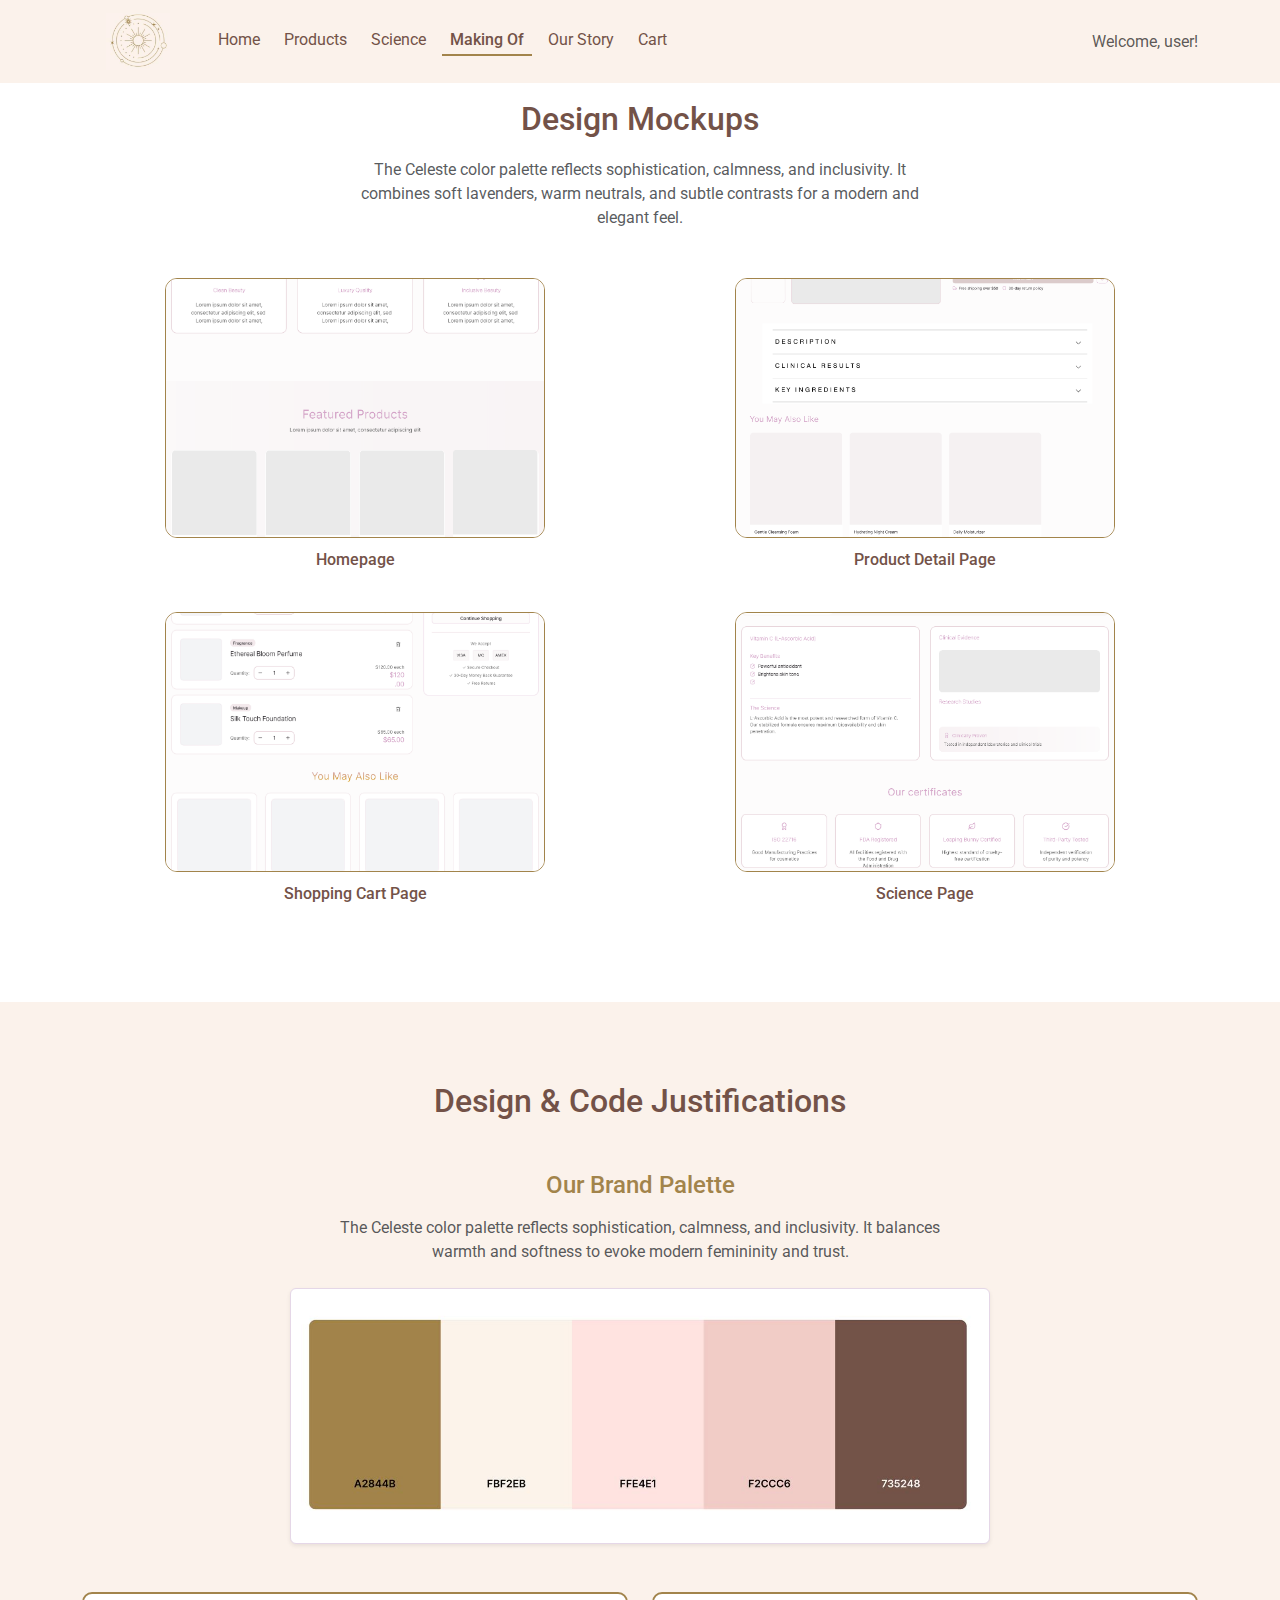
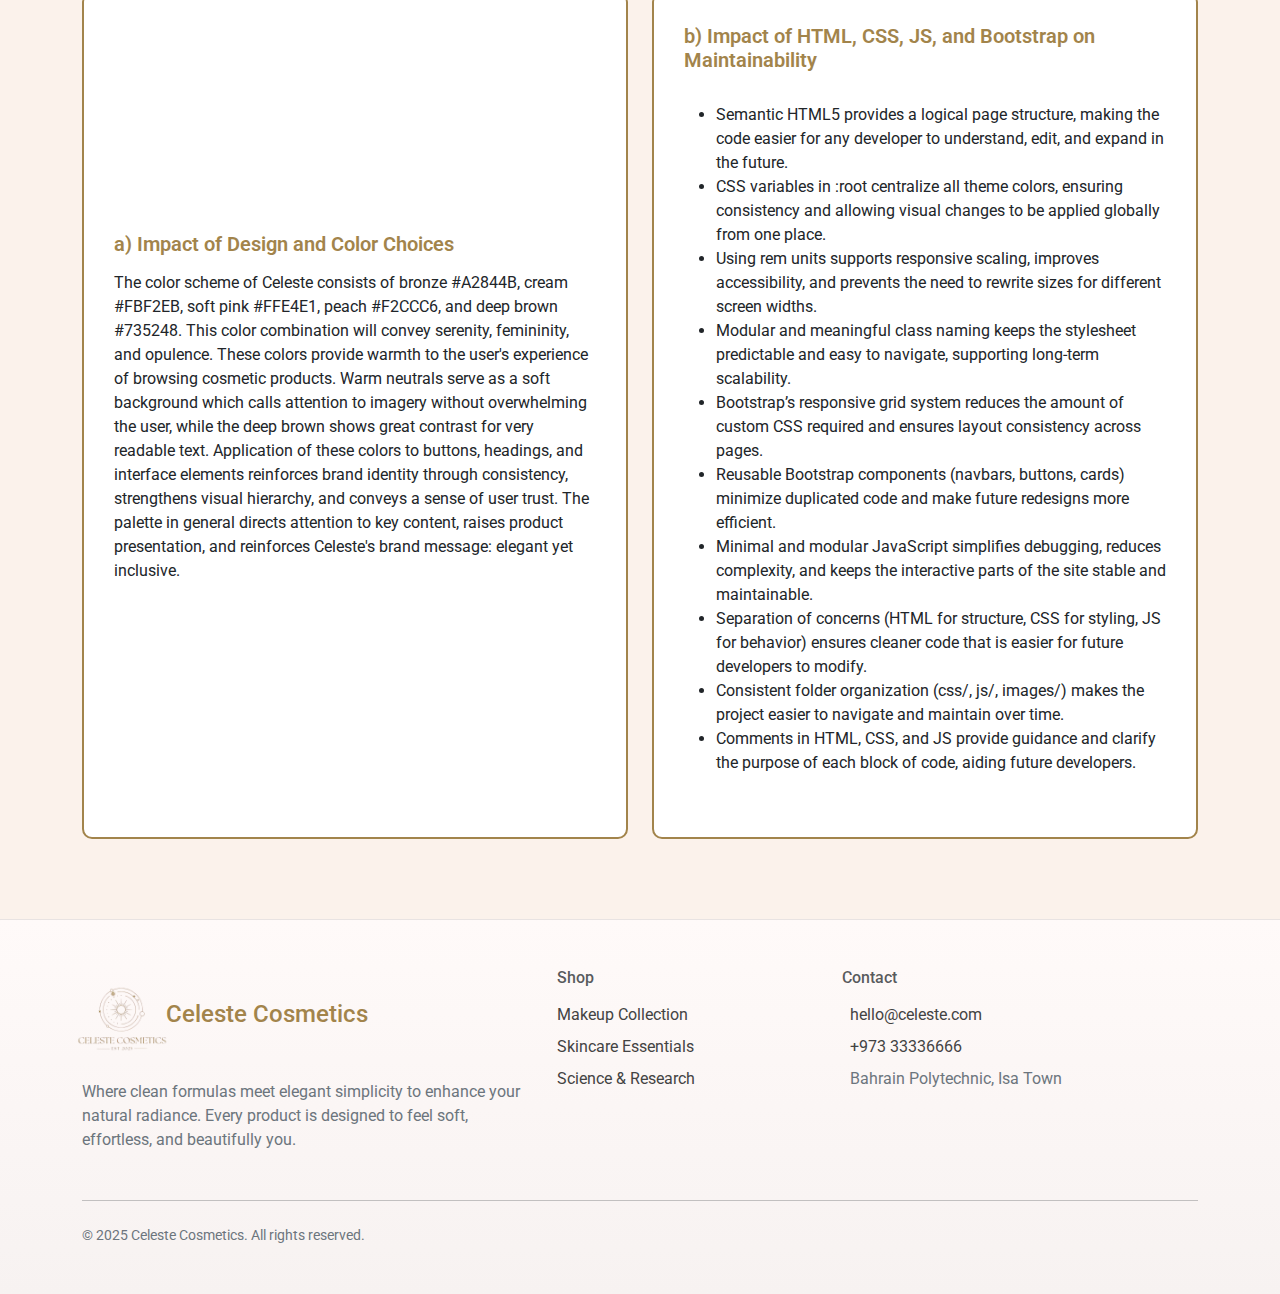
<file: making-of.html>
<!DOCTYPE html>
<html lang="en">

<head>
  <meta charset="utf-8" />
  <meta name="viewport" content="width=device-width, initial-scale=1" />
  <title>Celeste</title>
  <!-- Bootstrap CSS -->
  <link href="https://cdn.jsdelivr.net/npm/bootstrap@5.3.3/dist/css/bootstrap.min.css" rel="stylesheet" />
  <!-- Fonts -->
  <link rel="preconnect" href="https://fonts.googleapis.com" />
  <link rel="preconnect" href="https://fonts.gstatic.com" crossorigin />
  <link rel="preconnect" href="https://fonts.googleapis.com" />
  <link rel="preconnect" href="https://fonts.gstatic.com" crossorigin />
  <link href="https://fonts.googleapis.com/css2?family=Roboto:ital,wght@0,100..900;1,100..900&display=swap"
    rel="stylesheet" />
  <!-- Favicons -->
  <link rel="apple-touch-icon" sizes="180x180" href="/images/apple-touch-icon.png">
  <link rel="icon" type="image/png" sizes="32x32" href="/images/favicon-32x32.png">
  <link rel="icon" type="image/png" sizes="16x16" href="/images/favicon-16x16.png">
  <!-- Bootstrap JS -->
  <script src="https://cdn.jsdelivr.net/npm/bootstrap@5.3.3/dist/js/bootstrap.bundle.min.js" defer></script>

  <style>
    /*
           #A2844B — bronze

           #FBF2EB — cream

           #FFE4E1 — pink

           #F2CCC6 — peach

           #735248 — brown
            */

    /* To override bootstrap colours */
    :root {
      --bronze: #a2844b;
      --cream: #fbf2eb;
      --pink: #ffe4e1;
      --peach: #f2ccc6;
      --brown: #735248;
    }

    body {
      font-family: 'Roboto', sans-serif !important;
    }

    /* ---------- Navbar ---------- */

    .navbar {
      position: fixed;
      top: 0;
      left: 0;
      right: 0;
      z-index: 100000;
      /* over the hero image */
      background: var(--cream);
    }

    .logo {
      width: 4rem;
    }

    .navbar .nav-link {
      margin-top: -0.5rem;
      color: var(--brown);
      background-image: linear-gradient(var(--bronze), var(--bronze));
      background-repeat: no-repeat;
      background-position: 50% 100%;
      /* underlining the navbar */
      background-size: 0 2px;
      transition: background-size 0.2s ease;
      padding-bottom: 0.25rem;
    }

    .navbar .nav-link:hover,
    .navbar .nav-link:focus,
    .navbar .nav-link.active {
      background-size: 100% 2px;
      color: var(--brown);
      font-weight: 500;
    }

    .btn-brand {
      background: var(--bronze);
      color: var(--cream);
      border-color: var(--bronze);
    }

    .btn-brand:hover {
      background-color: var(--brown);
    }

    /* ---------- Footer ---------- */

    .logo-footer {
      width: 7rem;
      display: flex;
      justify-content: flex-start;
      flex-direction: row;
      margin-left: -16px;
    }

    footer h4 {
      color: var(--bronze);
      display: flex;
      justify-content: center;
      align-items: center;
      text-align: center;
      margin-left: -16px;
    }

    .d-flex.align-items-center {
      gap: 0rem;
    }

    .footer-gloss {
      background: linear-gradient(180deg,
          rgba(255, 255, 255, 0.8),
          rgba(245, 245, 245, 0.8));
      backdrop-filter: blur(6px);
      border-top: 1px solid rgba(0, 0, 0, 0.06);
    }

    .footer-link {
      color: #434343;
      text-decoration: none;
    }

    .footer-link:hover {
      color: #353434;
      text-decoration: underline;
    }

    .footer-bg {
      background-color: #ffe4e1;
    }

    /* ------- Mockups section --------- */

    .mockups-section {
      text-align: center;
      padding: 100px 0 80px;
    }

    .mockups-section h2 {
      color: var(--brown);
      margin-bottom: 20px;
    }

    .mockup-box {
      width: 100%;
      max-width: 380px;
      height: 260px;
      border: 1px solid var(--bronze);
      border-radius: 12px;
      background-color: #fff;
      display: flex;
      align-items: center;
      justify-content: center;
      overflow: hidden;
      transition: transform 0.2s ease;
    }

    .mockup-box:hover {
      transform: translateY(-3px);
      box-shadow: 0 4px 15px rgba(0, 0, 0, 0.05);
    }

    .mockup-box img {
      width: 100%;
      object-fit: contain;
    }

    .mockup-caption {
      color: var(--brown);
      font-weight: 500;
      margin-top: 10px;
    }

    /* ------- Justifications Section ------- */
    .justification-section {
      padding: 80px 0;
      background-color: var(--cream);
    }

    .justification-section h2 {
      text-align: center;
      color: var(--brown);
      margin-bottom: 50px;
    }

    .brand-palette img {
      max-width: 700px;
      border: 1px solid #e5d7e7;
      border-radius: 12px;
      background-color: #fff;
      padding: 10px;
    }

    .justification-card {
      background-color: #fff;
      border: 2px solid var(--bronze);
      border-radius: 10px;
      padding: 30px;
      display: flex;
      flex-direction: column;
      justify-content: center;
      height: 100%;
      transition: box-shadow 0.2s ease;
    }



    .justification-card h5 {
      color: var(--bronze);
      font-weight: 600;
      margin-bottom: 15px;
    }
  </style>
  <!-- JS files -->
  <script src="./js/bootstrap.min.js" defer></script>
</head>

<body>
  <!-- Navbar: copy paste this in all pages-->
  <nav class="navbar navbar-expand-lg navbar">
    <div class="container">
      <a class="navbar-brand px-4" href="index.html"><img src="images/logo-without-name.png" alt="Logo"
          class="logo" /></a>
      <button class="navbar-toggler" type="button" data-bs-toggle="collapse" data-bs-target="#nav">
        <span class="navbar-toggler-icon"></span>
      </button>
      <div id="nav" class="collapse navbar-collapse">
        <ul class="navbar-nav me-auto mb-2 mb-lg-0 gap-2">
          <li class="nav-item">
            <a class="nav-link" href="index.html">Home</a>
          </li>
          <li class="nav-item">
            <a class="nav-link" href="index.html#products">Products</a>
          </li>
          <li class="nav-item">
            <a class="nav-link" href="science.html">Science</a>
          </li>
          <li class="nav-item">
            <a class="nav-link active" href="making-of.html">Making Of</a>
          </li>
          <li class="nav-item">
            <a class="nav-link" href="our-story.html">Our Story</a>
          </li>
          <li class="nav-item">
            <a class="nav-link" href="cart.html">Cart</a>
          </li>
        </ul>

        <span class="navbar-text" id="user-name">Welcome, user</span>
      </div>
    </div>
  </nav>

  <!-- Mockups -->
  <section class="mockups-section">
    <h2>Design Mockups</h2>
    <p class="text-muted mb-5" style="max-width: 600px; margin: 0 auto">
      The Celeste color palette reflects sophistication, calmness, and
      inclusivity. It combines soft lavenders, warm neutrals, and subtle
      contrasts for a modern and elegant feel.
    </p>

    <div class="container">
      <div class="row g-4 justify-content-center">
        <div class="col-md-6 d-flex flex-column align-items-center">
          <div class="mockup-box">
            <a href="images/homepage-mockup.png" target="_blank">
              <img src="images/homepage-mockup.png" alt="Homepage Mockup" />
            </a>
          </div>
          <p class="mockup-caption">Homepage</p>
        </div>

        <div class="col-md-6 d-flex flex-column align-items-center">
          <div class="mockup-box">
            <a href="images/productdetail-mockup.png" target="_blank">
              <img src="images/productdetail-mockup.png" alt="Product Detail Mockup" />
            </a>
          </div>
          <p class="mockup-caption">Product Detail Page</p>
        </div>

        <div class="col-md-6 d-flex flex-column align-items-center">
          <div class="mockup-box">
            <a href="images/shoppingcart-mockup.png" target="_blank">
              <img src="images/shoppingcart-mockup.png" alt="Shopping Cart Mockup" />
            </a>
          </div>
          <p class="mockup-caption">Shopping Cart Page</p>
        </div>

        <div class="col-md-6 d-flex flex-column align-items-center">
          <div class="mockup-box">
            <a href="images/science-mockup.png" target="_blank">
              <img src="images/science-mockup.png" alt="Science Page Mockup" />
            </a>
          </div>
          <p class="mockup-caption">Science Page</p>
        </div>
      </div>
    </div>
  </section>

  <!-- Justifications -->
  <section class="justification-section">
    <div class="container">
      <h2>Design & Code Justifications</h2>

      <!-- Brand Palette -->
      <div class="text-center mb-5">
        <h4 class="mb-3" style="color: var(--bronze)">Our Brand Palette</h4>
        <p class="text-muted mb-4" style="max-width: 600px; margin: 0 auto">
          The Celeste color palette reflects sophistication, calmness, and
          inclusivity. It balances warmth and softness to evoke modern
          femininity and trust.
        </p>
        <div class="brand-palette">
          <img src="images/brand-pallete.png" alt="Celeste Brand Palette" class="img-fluid rounded shadow-sm" />
        </div>
      </div>

      <!-- Justification Boxes -->
      <div class="row g-4 align-items-stretch">
        <div class="col-lg-6 d-flex">
          <div class="justification-card">
            <h5>a) Impact of Design and Color Choices</h5>
            <p>
              The color scheme of Celeste consists of bronze #A2844B, cream
              #FBF2EB, soft pink #FFE4E1, peach #F2CCC6, and deep brown
              #735248. This color combination will convey serenity,
              femininity, and opulence. These colors provide warmth to the
              user's experience of browsing cosmetic products. Warm neutrals
              serve as a soft background which calls attention to imagery
              without overwhelming the user, while the deep brown shows great
              contrast for very readable text. Application of these colors to
              buttons, headings, and interface elements reinforces brand
              identity through consistency, strengthens visual hierarchy, and
              conveys a sense of user trust. The palette in general directs
              attention to key content, raises product presentation, and
              reinforces Celeste's brand message: elegant yet inclusive.
            </p>
          </div>
        </div>

        <div class="col-lg-6 d-flex">
          <div class="justification-card">
            <h5>
              b) Impact of HTML, CSS, JS, and Bootstrap on Maintainability
            </h5>
            <p>
            <ul>
              <li>Semantic HTML5 provides a logical page structure, making the code easier for any developer to
                understand,
                edit, and expand in the future.</li>

              <li>CSS variables in :root centralize all theme colors, ensuring consistency and allowing visual changes
                to be
                applied globally from one place.</li>

              <li>Using rem units supports responsive scaling, improves accessibility, and prevents the need to rewrite
                sizes for different screen widths.</li>

              <li>Modular and meaningful class naming keeps the stylesheet predictable and easy to navigate, supporting
                long-term scalability.</li>

              <li>Bootstrap’s responsive grid system reduces the amount of custom CSS required and ensures layout
                consistency across pages.</li>

              <li>Reusable Bootstrap components (navbars, buttons, cards) minimize duplicated code and make future
                redesigns
                more efficient.</li>

              <li>Minimal and modular JavaScript simplifies debugging, reduces complexity, and keeps the interactive
                parts
                of the site stable and maintainable.</li>

              <li>Separation of concerns (HTML for structure, CSS for styling, JS for behavior) ensures cleaner code
                that is
                easier for future developers to modify.</li>

              <li>Consistent folder organization (css/, js/, images/) makes the project easier to navigate and maintain
                over
                time.</li>

              <li>Comments in HTML, CSS, and JS provide guidance and clarify the purpose of each block of code, aiding
                future developers.</li>
            </ul>
            </p>
          </div>
        </div>
      </div>
    </div>
  </section>
  <!-- Footer: copy paste this in all pages -->
  <footer class="footer-gloss footer-bg">
    <div class="container py-5">
      <div class="row g-4">
        <div class="col-lg-5">
          <div class="d-flex align-items-center gap-1">
            <img src="images/logo-without-bg.png" alt="Logo" class="logo-footer" />
            <h4 style="margin-bottom: 20px">Celeste Cosmetics</h4>
          </div>

          <p class="text-secondary mb-4">
            Where clean formulas meet elegant simplicity to enhance your
            natural radiance. Every product is designed to feel soft,
            effortless, and beautifully you.
          </p>
        </div>

        <div class="col-6 col-lg-3">
          <h6 class="text-muted mb-3">Shop</h6>
          <ul class="list-unstyled">
            <li class="mb-2">
              <a class="footer-link" href="#">Makeup Collection</a>
            </li>
            <li class="mb-2">
              <a class="footer-link" href="#">Skincare Essentials</a>
            </li>
            <li class="mb-2">
              <a class="footer-link" href="#">Science &amp; Research</a>
            </li>
          </ul>
        </div>

        <div class="col-6 col-lg-4">
          <h6 class="text-muted mb-3">Contact</h6>
          <ul class="list-unstyled">
            <li class="mb-2">
              <i class="bi bi-envelope me-2 text-secondary"></i>
              <a class="footer-link" href="mailto:hello@celeste.com">hello@celeste.com</a>
            </li>
            <li class="mb-2">
              <i class="bi bi-telephone me-2 text-secondary"></i>
              <a class="footer-link">+973 33336666</a>
            </li>
            <li class="mb-2">
              <i class="bi bi-geo-alt me-2 text-secondary"></i>
              <span class="text-secondary">Bahrain Polytechnic, Isa Town</span>
            </li>
          </ul>
        </div>
      </div>

      <hr class="my-4 opacity-25" />
      <div class="small text-secondary">
        &copy; 2025 Celeste Cosmetics. All rights reserved.
      </div>
    </div>
  </footer>
  <script>
    // Getting username
    let userName = document.getElementById('user-name')

    function getUser() {
      let username = localStorage.getItem('username')
      if (username) {
        userName.textContent = `Welcome, ${username}!`
      } else {
        userName.textContent = `Welcome, user!`
      }
    }
    getUser()
  </script>
</body>

</html>
</file>
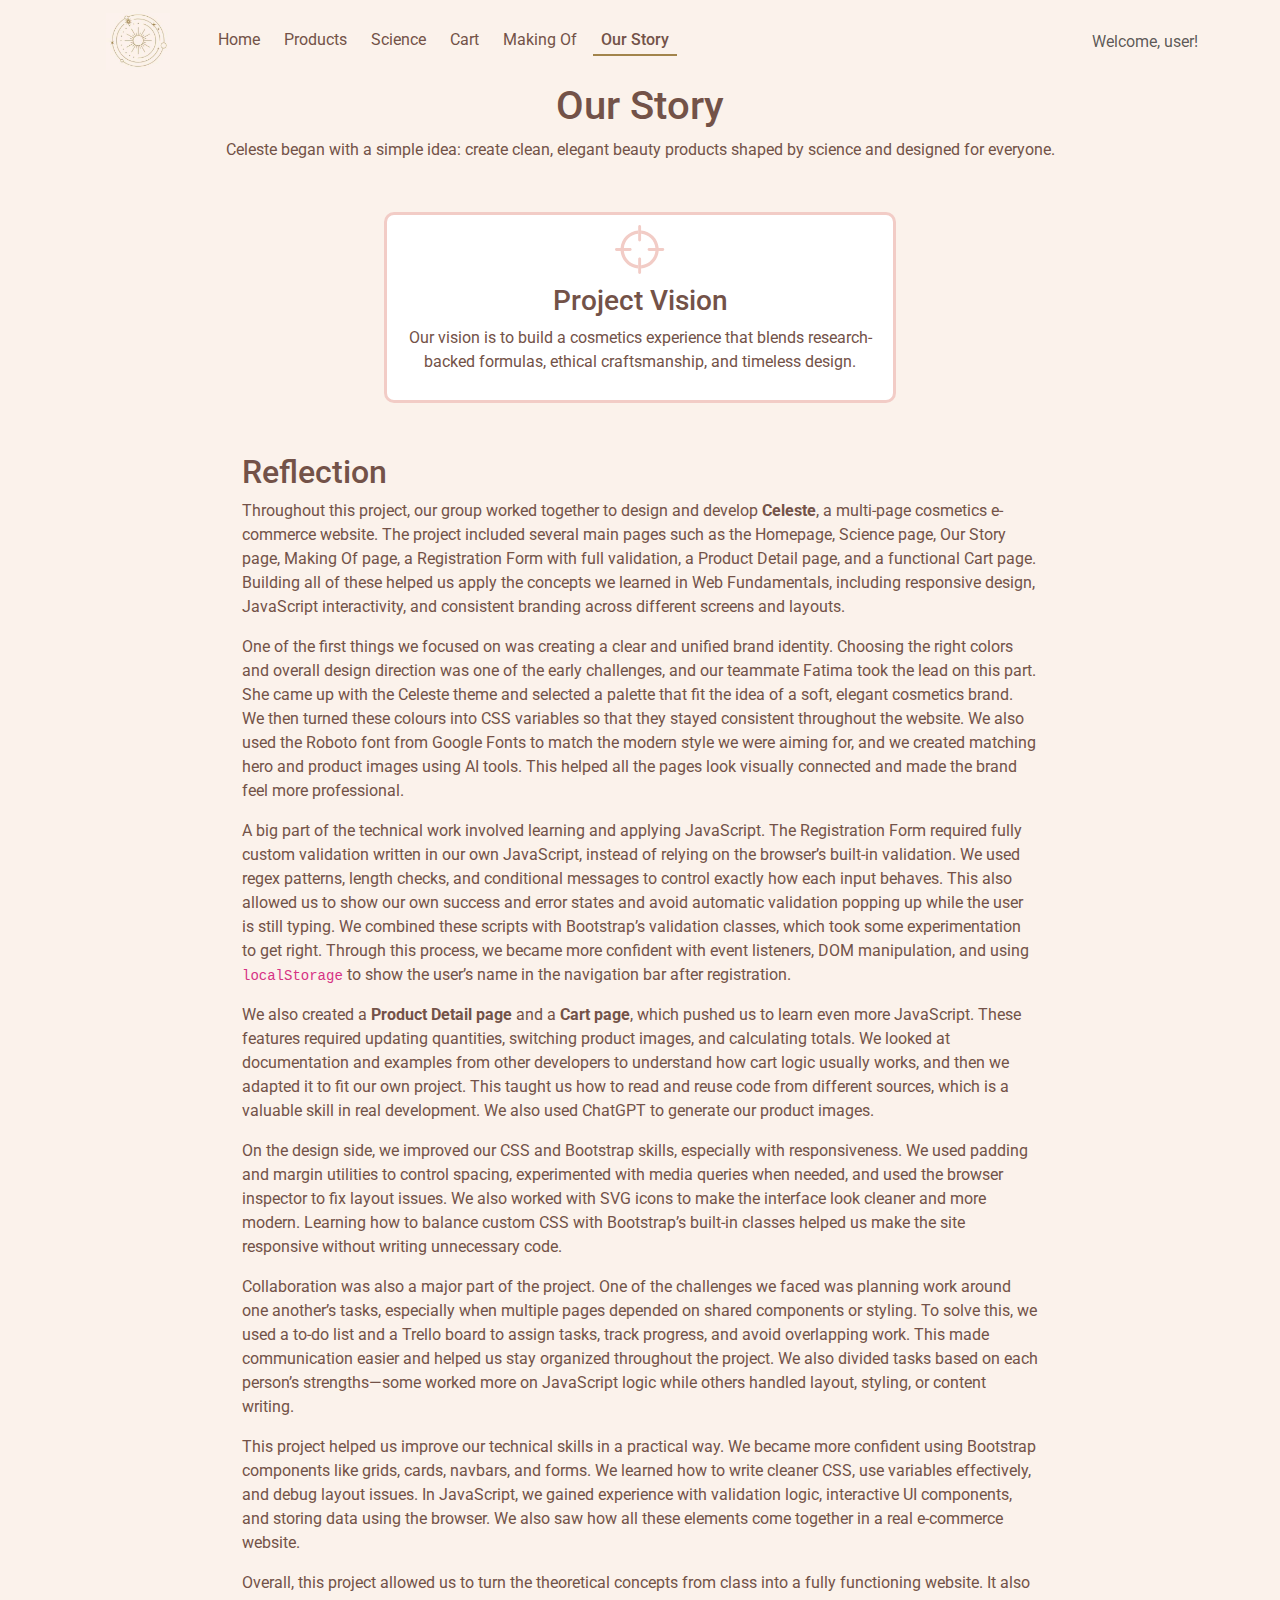
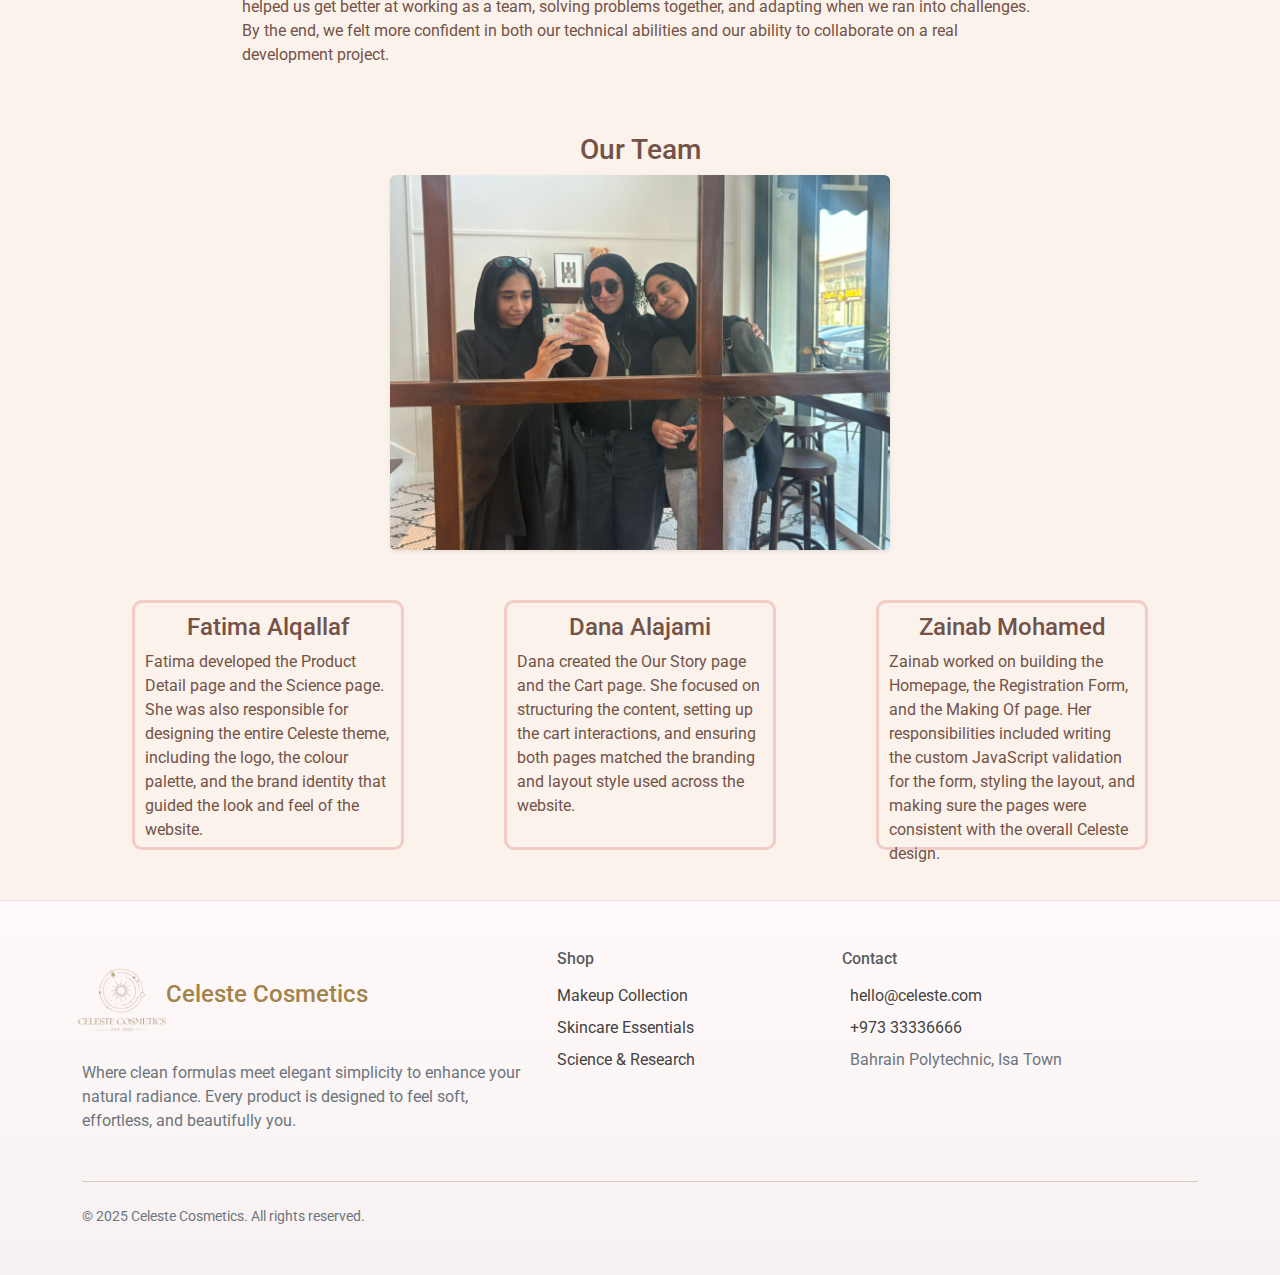
<file: our-story.html>
<!DOCTYPE html>
<html lang="en">

<head>
  <meta charset="UTF-8" />
  <meta name="viewport" content="width=device-width, initial-scale=1.0" />
  <title>Celeste</title>
  <!-- Bootstrap CSS -->
  <link href="https://cdn.jsdelivr.net/npm/bootstrap@5.3.3/dist/css/bootstrap.min.css" rel="stylesheet" />
  <!-- Fonts -->
  <link rel="preconnect" href="https://fonts.googleapis.com" />
  <link rel="preconnect" href="https://fonts.gstatic.com" crossorigin />
  <link rel="preconnect" href="https://fonts.googleapis.com" />
  <link rel="preconnect" href="https://fonts.gstatic.com" crossorigin />
  <link href="https://fonts.googleapis.com/css2?family=Roboto:ital,wght@0,100..900;1,100..900&display=swap"
    rel="stylesheet" />
  <!-- Favicons -->
  <link rel="apple-touch-icon" sizes="180x180" href="images/apple-touch-icon.png">
  <link rel="icon" type="image/png" sizes="32x32" href="images/favicon-32x32.png">
  <link rel="icon" type="image/png" sizes="16x16" href="images/favicon-16x16.png">
  <!-- Bootstrap JS -->
  <script src="https://cdn.jsdelivr.net/npm/bootstrap@5.3.3/dist/js/bootstrap.bundle.min.js" defer></script>
</head>
<style>
  /*
#A2844B — bronze

#FBF2EB — cream

#FFE4E1 — pink

#F2CCC6 — peach

#735248 — brown
 */

  :root {
    --bronze: #a2844b;
    --cream: #fbf2eb;
    --pink: #ffe4e1;
    --peach: #f2ccc6;
    --brown: #735248;
  }

  body {
    font-family: 'Roboto', sans-serif !important;
  }

  /* ---------- Navbar ---------- */

  .navbar {
    position: fixed;
    top: 0;
    left: 0;
    right: 0;
    z-index: 100000;
    /* over the hero image */
    background: var(--cream);
  }

  .logo {
    width: 4rem;
  }

  .navbar .nav-link {
    margin-top: -0.5rem;
    color: var(--brown);
    background-image: linear-gradient(var(--bronze), var(--bronze));
    background-repeat: no-repeat;
    background-position: 50% 100%;
    /* underlining the navbar */
    background-size: 0 2px;
    transition: background-size 0.2s ease;
    padding-bottom: 0.25rem;
  }

  .navbar .nav-link:hover,
  .navbar .nav-link:focus,
  .navbar .nav-link.active {
    background-size: 100% 2px;
    color: var(--brown);
    font-weight: 500;
  }

  .btn-brand {
    background: var(--bronze);
    color: var(--cream);
    border-color: var(--bronze);
  }

  .btn-brand:hover {
    background-color: var(--brown);
  }

  .main {
    padding-top: 2rem;
  }

  /* ---------- Footer ---------- */

  .logo-footer {
    width: 7rem;
    display: flex;
    justify-content: flex-start;
    flex-direction: row;
    margin-left: -16px;
  }

  footer h4 {
    color: var(--bronze);
    display: flex;
    justify-content: center;
    align-items: center;
    text-align: center;
    margin-left: -16px;
  }

  .d-flex.align-items-center {
    gap: 0rem;
  }

  .footer-gloss {
    background: linear-gradient(180deg,
        rgba(255, 255, 255, 0.8),
        rgba(245, 245, 245, 0.8));
    backdrop-filter: blur(6px);
    border-top: 1px solid rgba(0, 0, 0, 0.06);
  }

  .footer-link {
    color: #434343;
    text-decoration: none;
  }

  .footer-link:hover {
    color: #353434;
    text-decoration: underline;
  }

  .footer-bg {
    background-color: #ffe4e1;
  }

  body {
    background-color: var(--cream);
    margin-top: 4rem;

    color: #2e2e2e;
  }

  /* ---------- Cards ---------- */
  .card {
    transition: transform 0.2s ease, box-shadow 0.2s ease;
  }

  .card:hover {
    transform: translateY(-5px);
    box-shadow: 0 10px 20px rgba(0, 0, 0, 0.08);
  }

  .card-title {
    font-size: 1.25rem;
  }

  .text-primary {
    color: #a2844b !important;
  }

  .btn-primary {
    background-color: #a2844b !important;
    border-color: #a2844b !important;
  }


  /* Page specific */
  body {
    margin-top: 50px;
    color: #735248;
    background-color: #FBF2EB;
  }

  .story {
    text-align: center;
    padding: 0 30px;
    width: 70%;
    margin: auto;
  }

  .vision {
    text-align: center;
    margin: auto;
    border: #f2ccc6 solid 3px;
    border-radius: 10px;
    padding: 10px;
    margin-top: 50px;
    justify-content: center;
    width: 40%;
    background-color: white;
  }

  .vision h3 {
    text-align: center;
  }

  .vision img {
    padding-bottom: 10px;
    max-width: 50px;
  }

  .reflect {
    max-width: 70%;
    margin: auto;
    padding: 50px;
  }

  .team {
    display: flex;
    justify-content: center;
    margin: auto;
  }

  .member {
    border: #f2ccc6 solid 3px;
    border-radius: 10px;
    width: 300px;
    height: 250px;
    margin: 50px;
    padding: 10px;
  }

  .teamText {
    text-align: center;
  }

  .member h4 {
    text-align: center;
  }
</style>

<body>
  <!-- Navbar: copy paste this in all pages-->
  <nav class="navbar navbar-expand-lg navbar">
    <div class="container">
      <a class="navbar-brand px-4" href="index.html"><img src="images/logo-without-name.png" alt="Logo"
          class="logo" /></a>
      <button class="navbar-toggler" type="button" data-bs-toggle="collapse" data-bs-target="#nav">
        <span class="navbar-toggler-icon"></span>
      </button>
      <div id="nav" class="collapse navbar-collapse">
        <ul class="navbar-nav me-auto mb-2 mb-lg-0 gap-2">
          <li class="nav-item">
            <a class="nav-link" href="index.html">Home</a>
          </li>
          <li class="nav-item">
            <a class="nav-link" href="index.html#products">Products</a>
          </li>
          <li class="nav-item">
            <a class="nav-link" href="science.html">Science</a>
          </li>
          <li class="nav-item">
            <a class="nav-link" href="cart.html">Cart</a>
          </li>
          <li class="nav-item">
            <a class="nav-link" href="making-of.html">Making Of</a>
          </li>
          <li class="nav-item">
            <a class="nav-link active" href="our-story.html">Our Story</a>
          </li>
        </ul>

        <span class="navbar-text" id="user-name">Welcome, user</span>
      </div>
    </div>
  </nav>
  <div class="main">
    <div class="story">

      <h1>Our Story</h1>
      <p>
        Celeste began with a simple idea: create clean, elegant beauty products shaped by science and designed for
        everyone.
      </p>
    </div>
    <div class="vision">
      <img src="./images/scope.svg" alt="target">
      <h3>Project Vision</h3>
      <p>
        Our vision is to build a cosmetics experience that blends research-backed formulas, ethical craftsmanship, and
        timeless design.
      </p>
    </div>
    <div class="reflect">
      <h2>Reflection</h2>
      <p>
        Throughout this project, our group worked together to design and develop
        <strong>Celeste</strong>, a multi-page cosmetics e-commerce website. The project included several main pages
        such as the Homepage, Science page, Our Story page, Making Of page, a Registration Form with full validation,
        a Product Detail page, and a functional Cart page. Building all of these helped us apply the concepts we learned
        in Web Fundamentals, including responsive design, JavaScript interactivity, and consistent branding across
        different screens and layouts.
      </p>

      <p>
        One of the first things we focused on was creating a clear and unified brand identity. Choosing the right colors
        and overall design direction was one of the early challenges, and our teammate Fatima took the lead on this
        part.
        She came up with the Celeste theme and selected a palette that fit the idea of a soft, elegant cosmetics brand.
        We then turned these colours into CSS variables so that they stayed consistent throughout the website. We also
        used the Roboto font from Google Fonts to match the modern style we were aiming for, and we created matching
        hero and product images using AI tools. This helped all the pages look visually connected and made the brand
        feel more professional.
      </p>
      <p>
        A big part of the technical work involved learning and applying JavaScript.
        The Registration Form required fully custom validation written in our own JavaScript,
        instead of relying on the browser’s built-in validation. We used regex patterns,
        length checks, and conditional messages to control exactly how each input behaves.
        This also allowed us to show our own success and error states and avoid automatic
        validation popping up while the user is still typing. We combined these scripts with
        Bootstrap’s validation classes, which took some experimentation to get right.
        Through this process, we became more confident with event listeners, DOM manipulation, and using
        <code>localStorage</code> to show the user’s name in the navigation bar after registration.
      </p>


      <p>
        We also created a <strong>Product Detail page</strong> and a <strong>Cart page</strong>, which pushed us to
        learn even more JavaScript. These features required updating quantities, switching product images, and
        calculating
        totals. We looked at documentation and examples from other developers to understand how cart logic usually
        works, and then we adapted it to fit our own project. This taught us how to read and reuse code from different
        sources, which is a valuable skill in real development. We also used ChatGPT to generate our product images.
      </p>

      <p>
        On the design side, we improved our CSS and Bootstrap skills, especially with responsiveness. We used padding
        and margin utilities to control spacing, experimented with media queries when needed, and used the browser
        inspector to fix layout issues. We also worked with SVG icons to make the interface look cleaner and more
        modern.
        Learning how to balance custom CSS with Bootstrap’s built-in classes helped us make the site responsive without
        writing unnecessary code.
      </p>

      <p>
        Collaboration was also a major part of the project. One of the challenges we faced was planning work around one
        another’s tasks, especially when multiple pages depended on shared components or styling. To solve this, we used
        a to-do list and a Trello board to assign tasks, track progress, and avoid overlapping work. This made
        communication easier and helped us stay organized throughout the project. We also divided tasks based on each
        person’s strengths—some worked more on JavaScript logic while others handled layout, styling, or content
        writing.
      </p>

      <p>
        This project helped us improve our technical skills in a practical way. We became more confident using Bootstrap
        components like grids, cards, navbars, and forms. We learned how to write cleaner CSS, use variables
        effectively,
        and debug layout issues. In JavaScript, we gained experience with validation logic, interactive UI components,
        and storing data using the browser. We also saw how all these elements come together in a real e-commerce
        website.
      </p>

      <p>
        Overall, this project allowed us to turn the theoretical concepts from class into a fully functioning website.
        It also helped us get better at working as a team, solving problems together, and adapting when we ran into
        challenges. By the end, we felt more confident in both our technical abilities and our ability to collaborate
        on a real development project.
      </p>

    </div>
  </div>
  <div class="container">
    <h3 class="teamText">Our Team</h3>
    <div class="team-photo"
      style="width: 500px; display: flex; justify-content: center; text-align: center; margin: auto;">
      <img src="images/web.jpeg" alt="The Team Members" class="img-fluid rounded shadow-sm" />
    </div>
    <div class="team">
      <div class="member">
        <h4>Fatima Alqallaf</h4>
        <p>Fatima developed the Product Detail page and the Science page.
          She was also responsible for designing the entire Celeste theme, including the logo,
          the colour palette, and the brand identity that guided the look and feel of the website.</p>
      </div>
      <div class="member">
        <h4>Dana Alajami</h4>
        <p>Dana created the Our Story page and the Cart page. She focused on
          structuring the content, setting up the cart interactions, and ensuring both pages matched
          the branding and layout style used across the website.</p>
      </div>
      <div class="member">
        <h4>Zainab Mohamed</h4>
        <p>Zainab worked on building the Homepage, the Registration Form,
          and the Making Of page. Her responsibilities included writing the custom JavaScript validation
          for the form, styling the layout, and making sure the pages were consistent with the overall
          Celeste design.</p>
      </div>
    </div>
  </div>
  <!-- Footer: copy paste this in all pages -->
  <footer class="footer-gloss footer-bg">
    <div class="container py-5">
      <div class="row g-4">
        <div class="col-lg-5">
          <div class="d-flex align-items-center gap-1">
            <img src="images/logo-without-bg.png" alt="Logo" class="logo-footer" />
            <h4 style="margin-bottom: 20px">Celeste Cosmetics</h4>
          </div>

          <p class="text-secondary mb-4">
            Where clean formulas meet elegant simplicity to enhance your
            natural radiance. Every product is designed to feel soft,
            effortless, and beautifully you.
          </p>
        </div>

        <div class="col-6 col-lg-3">
          <h6 class="text-muted mb-3">Shop</h6>
          <ul class="list-unstyled">
            <li class="mb-2">
              <a class="footer-link" href="#">Makeup Collection</a>
            </li>
            <li class="mb-2">
              <a class="footer-link" href="#">Skincare Essentials</a>
            </li>
            <li class="mb-2">
              <a class="footer-link" href="#">Science &amp; Research</a>
            </li>
          </ul>
        </div>

        <div class="col-6 col-lg-4">
          <h6 class="text-muted mb-3">Contact</h6>
          <ul class="list-unstyled">
            <li class="mb-2">
              <i class="bi bi-envelope me-2 text-secondary"></i>
              <a class="footer-link" href="mailto:hello@celeste.com">hello@celeste.com</a>
            </li>
            <li class="mb-2">
              <i class="bi bi-telephone me-2 text-secondary"></i>
              <a class="footer-link">+973 33336666</a>
            </li>
            <li class="mb-2">
              <i class="bi bi-geo-alt me-2 text-secondary"></i>
              <span class="text-secondary">Bahrain Polytechnic, Isa Town</span>
            </li>
          </ul>
        </div>
      </div>

      <hr class="my-4 opacity-25" />
      <div class="small text-secondary">
        &copy; 2025 Celeste Cosmetics. All rights reserved.
      </div>
    </div>
  </footer>
  <script>
    // Getting username
    let userName = document.getElementById('user-name')

    function getUser() {
      let username = localStorage.getItem('username')
      if (username) {
        userName.textContent = `Welcome, ${username}!`
      } else {
        userName.textContent = `Welcome, user!`
      }
    }
    getUser()
  </script>

</body>

</html>
</file>
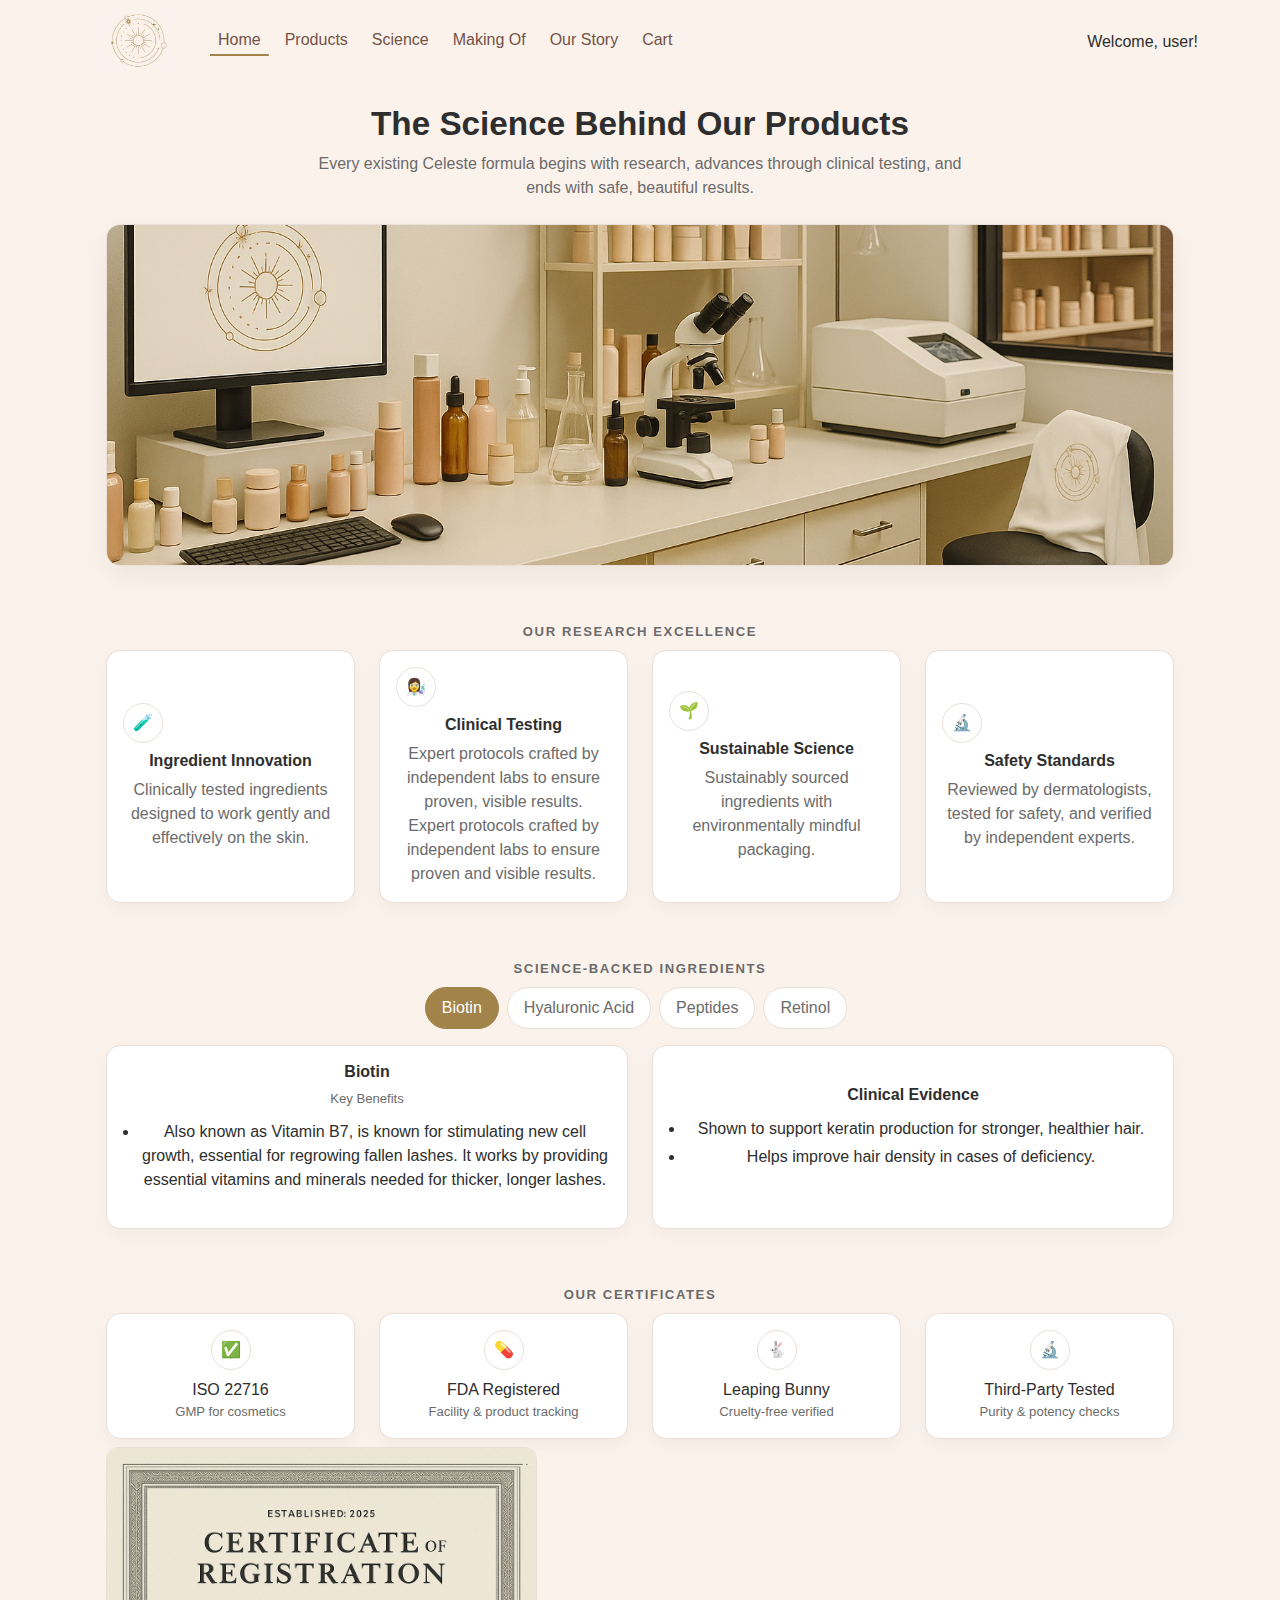
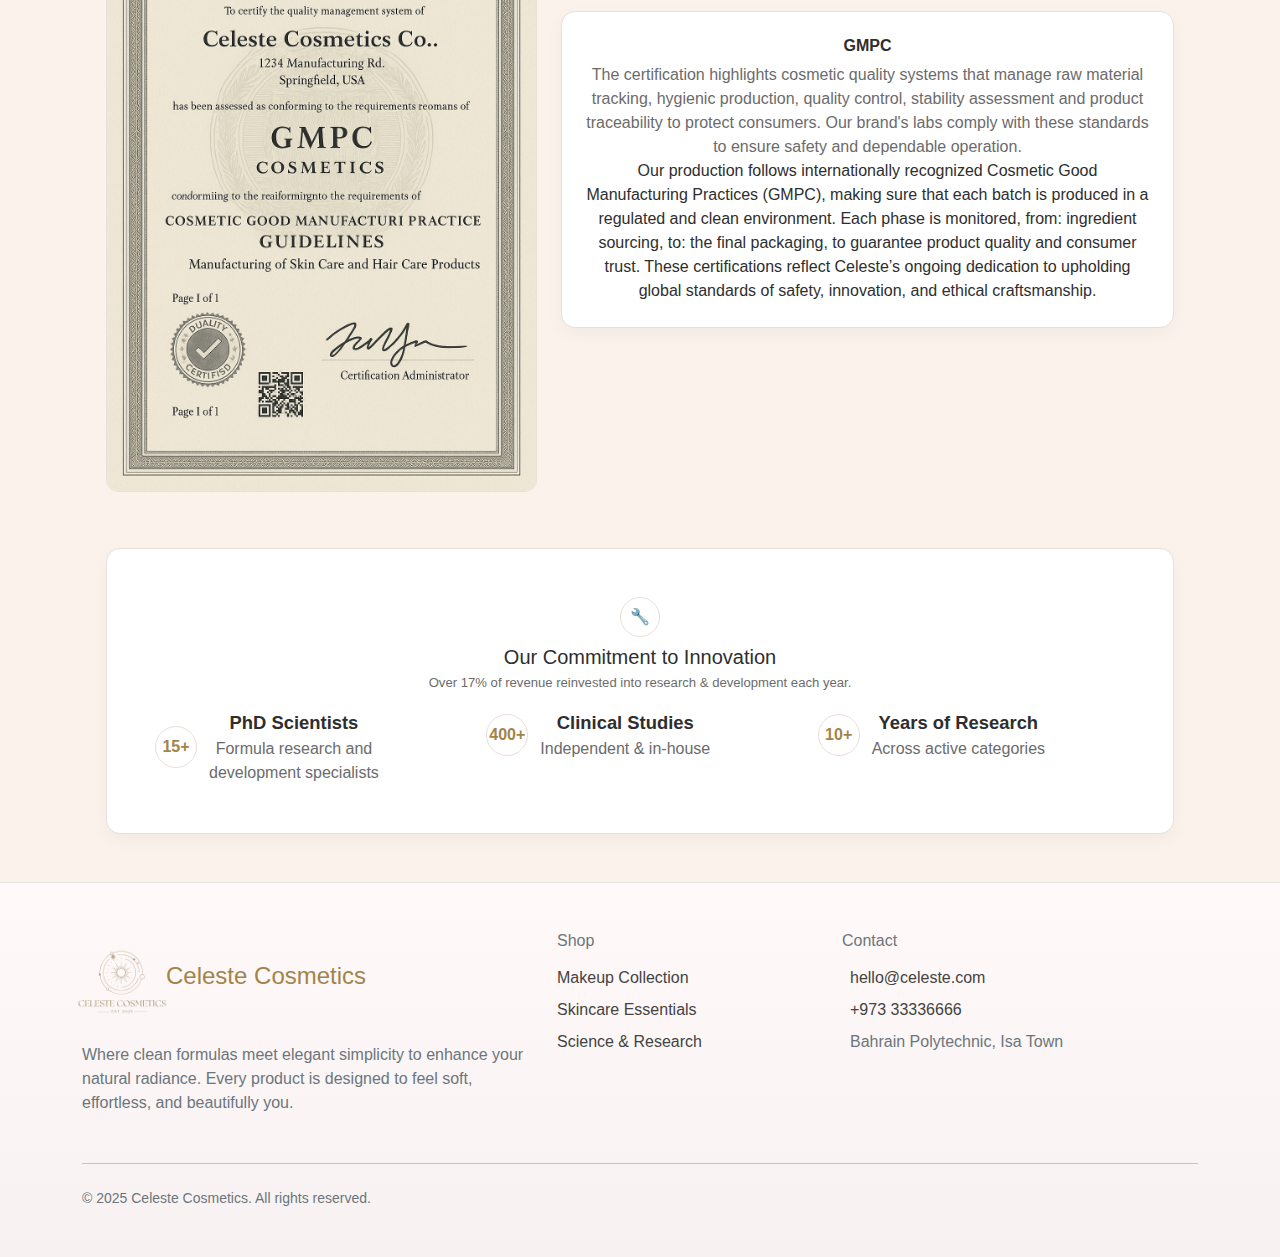
<file: science.html>
<!DOCTYPE html>
<html lang="en">

<head>
  <meta charset="UTF-8" />
  <meta name="viewport" content="width=device-width, initial-scale=1.0" />
  <title>Celeste</title>
  <!-- CSS stylesheets -->
  <link rel="stylesheet" href="./css//bootstrap.min.css" />
  <!-- JS files -->
  <script src="./js/bootstrap.min.js" defer></script>
</head>

<body>
  <style>
    :root {
      --bronze: #A2844B;
      --cream: #FBF2EB;
      --pink: #FFE4E1;
      --peach: #F2CCC6;
      --brown: #735248;
      --ink: #2E2E2E;
      --muted: #6b6b6b;
      --card: #fff;
      --soft-border: #eadfd9;
    }

    body {
      font-family: 'Roboto', sans-serif !important;
    }

    /* ---------- Navbar ---------- */

    .navbar {
      position: fixed;
      top: 0;
      left: 0;
      right: 0;
      z-index: 100000;
      /* over the hero image */
      background: var(--cream);
    }

    .logo {
      width: 4rem;
    }

    .navbar .nav-link {
      margin-top: -0.5rem;
      color: var(--brown);
      background-image: linear-gradient(var(--bronze), var(--bronze));
      background-repeat: no-repeat;
      background-position: 50% 100%;
      /* underlining the navbar */
      background-size: 0 2px;
      transition: background-size 0.2s ease;
      padding-bottom: 0.25rem;
    }

    .navbar .nav-link:hover,
    .navbar .nav-link:focus,
    .navbar .nav-link.active {
      background-size: 100% 2px;
      color: var(--brown);
      font-weight: 500;
    }

    .btn-brand {
      background: var(--bronze);
      color: var(--cream);
      border-color: var(--bronze);
    }

    .btn-brand:hover {
      background-color: var(--brown);
    }

    /* ---------- Footer ---------- */

    .logo-footer {
      width: 7rem;
      display: flex;
      justify-content: flex-start;
      flex-direction: row;
      margin-left: -16px;
    }

    footer h4 {
      color: var(--bronze);
      display: flex;
      justify-content: center;
      align-items: center;
      text-align: center;
      margin-left: -16px;
    }

    .d-flex.align-items-center {
      gap: 0rem;
    }

    .footer-gloss {
      background: linear-gradient(180deg,
          rgba(255, 255, 255, 0.8),
          rgba(245, 245, 245, 0.8));
      backdrop-filter: blur(6px);
      border-top: 1px solid rgba(0, 0, 0, 0.06);
    }

    .footer-link {
      color: #434343;
      text-decoration: none;
    }

    .footer-link:hover {
      color: #353434;
      text-decoration: underline;
    }

    .footer-bg {
      background-color: #ffe4e1;
    }

    body {
      background: var(--cream);
      color: var(--ink);
    }

    /* page wrappers */
    .page-wrap {
      max-width: 1100px;
      margin-inline: auto;
      padding: 48px 16px;
    }

    .section {
      margin-top: 56px;
    }

    .heading-eyebrow {
      letter-spacing: .12em;
      font-weight: 600;
      color: var(--muted);
      text-transform: uppercase;
      font-size: .82rem
    }

    /* hero */
    .hero-title {
      font-weight: 700;
      font-size: clamp(1.6rem, 2.6vw, 2.25rem);
      text-align: center;
    }

    .hero-sub {
      color: var(--muted);
      text-align: center;
      max-width: 680px;
      margin: 8px auto 24px;
    }

    .hero-img {
      border-radius: 14px;
      overflow: hidden;
      position: relative;
      box-shadow: 0 10px 30px rgba(0, 0, 0, .06);
      border: 1px solid var(--soft-border);
    }

    .hero-img img {
      width: 100%;
      height: 340px;
      object-fit: cover;
    }

    .hero-badge {
      position: absolute;
      left: 18px;
      bottom: 18px;
      background: rgba(255, 255, 255, .82);
      backdrop-filter: blur(4px);
      border: 1px solid var(--soft-border);
      padding: 10px 14px;
      border-radius: 10px;
      font-weight: 600;
      color: var(--brown);
    }


    .cert-img img {
      width: 100%;
      max-width: 500px;
      display: block;
      margin: 0 auto;
    }

    .card-soft {
      text-align: center;
      display: flex;
      flex-direction: column;
      justify-content: center;
      height: 100%;
    }

    .row.align-items-start {
      align-items: center !important;
    }


    /* cards grid */
    .card-soft {
      background: var(--card);
      border: 1px solid var(--soft-border);
      border-radius: 14px;
      box-shadow: 0 6px 18px rgba(0, 0, 0, .04);
    }

    .icon-bubble {
      width: 40px;
      height: 40px;
      border-radius: 999px;
      display: inline-grid;
      place-items: center;
      background: #fff;
      border: 1px solid var(--soft-border);
      color: var(--bronze);
    }

    .card-soft h6 {
      font-weight: 700;
    }

    .card-soft p {
      color: var(--muted);
      margin: 0;
    }

    /* ingredient tabs */
    .pill-nav .nav-link {
      color: #6b6b6b;
      border: 1px solid var(--soft-border) !important;
      margin-right: 8px;
      border-radius: 999px;
      background: #fff;
    }

    .pill-nav .nav-link.active {
      color: #fff;
      background: var(--bronze) !important;
      border-color: var(--bronze) !important;
    }

    .list-dash {
      padding-left: 1rem;
    }

    .list-dash li {
      margin: .25rem 0;
    }

    .mini-label {
      font-size: .82rem;
      color: var(--muted)
    }

    /* certificate image */
    .cert-img {
      border: 1px solid var(--soft-border);
      border-radius: 12px;
      background: #fff;
      overflow: hidden;
    }

    .cert-img img {
      width: 100%;
      height: auto;
      display: block;
    }

    /* stats */
    .stat {
      display: flex;
      gap: 12px;
      align-items: center;
    }

    .stat .badge-round {
      width: 42px;
      height: 42px;
      border-radius: 50%;
      background: #fff;
      border: 1px solid var(--soft-border);
      display: grid;
      place-items: center;
      color: var(--bronze);
      font-weight: 700;
    }

    .stat b {
      font-size: 1.15rem
    }

    .stat span {
      color: var(--muted)
    }
  </style>
  </head>

  <body>
    <!-- Navbar: copy paste this in all pages-->
    <nav class="navbar navbar-expand-lg navbar">
      <div class="container">
        <a class="navbar-brand px-4" href="index.html"><img src="images/logo-without-name.png" alt="Logo"
            class="logo" /></a>
        <button class="navbar-toggler" type="button" data-bs-toggle="collapse" data-bs-target="#nav">
          <span class="navbar-toggler-icon"></span>
        </button>
        <div id="nav" class="collapse navbar-collapse">
          <ul class="navbar-nav me-auto mb-2 mb-lg-0 gap-2">
            <li class="nav-item">
              <a class="nav-link active" href="index.html">Home</a>
            </li>
            <li class="nav-item">
              <a class="nav-link" href="index.html#products">Products</a>
            </li>
            <li class="nav-item">
              <a class="nav-link" href="science.html">Science</a>
            </li>
            <li class="nav-item">
              <a class="nav-link" href="making-of.html">Making Of</a>
            </li>
            <li class="nav-item">
              <a class="nav-link" href="our-story.html">Our Story</a>
            </li>
            <li class="nav-item">
              <a class="nav-link" href="cart.html">Cart</a>
            </li>
          </ul>

          <span class="navbar-text" id="user-name">Welcome, user</span>
        </div>
      </div>
    </nav>
    <main class="page-wrap">

      <!-- hero -->
      <header class="section pt-0">
        <h1 class="hero-title">The Science Behind Our Products</h1>
        <p class="hero-sub">Every existing Celeste formula begins with research, advances through clinical testing, and
          ends with safe, beautiful results.</p>

        <div class="hero-img">
          <img src="images/Celeste's Laboratory.PNG" alt="Celeste laboratory workspace">

        </div>
      </header>

      <!-- OUR RESEARCH EXCELLENCE -->
      <section class="section">
        <p class="heading-eyebrow mb-2 text-center">Our Research Excellence</p>
        <div class="row g-3 g-md-4">
          <div class="col-12 col-md-6 col-lg-3">
            <div class="card-soft p-3 h-100">
              <div class="icon-bubble mb-2">🧪</div>
              <h6>Ingredient Innovation</h6>
              <p>Clinically tested ingredients designed to work gently and effectively on the skin.</p>
            </div>
          </div>
          <div class="col-12 col-md-6 col-lg-3">
            <div class="card-soft p-3 h-100">
              <div class="icon-bubble mb-2">👩‍🔬</div>
              <h6>Clinical Testing</h6>
              <p>Expert protocols crafted by independent labs to ensure proven, visible results.</p>
              <p>Expert protocols crafted by independent labs to ensure proven and visible results.</p>
            </div>
          </div>
          <div class="col-12 col-md-6 col-lg-3">
            <div class="card-soft p-3 h-100">
              <div class="icon-bubble mb-2">🌱</div>
              <h6>Sustainable Science</h6>
              <p>Sustainably sourced ingredients with environmentally mindful packaging.</p>
            </div>
          </div>
          <div class="col-12 col-md-6 col-lg-3">
            <div class="card-soft p-3 h-100">
              <div class="icon-bubble mb-2">🔬</div>
              <h6>Safety Standards</h6>
              <p>Reviewed by dermatologists, tested for safety, and verified by independent experts.</p>
            </div>
          </div>
        </div>
      </section>

      <!-- INGREDIENTS -->
      <section class="section">
        <p class="heading-eyebrow mb-2 text-center">Science-Backed Ingredients</p>


        <ul class="nav nav-pills pill-nav justify-content-center mb-3" id="ingredient-pills" role="tablist">
          <li class="nav-item" role="presentation">
            <button class="nav-link active" data-bs-toggle="pill" data-bs-target="#vitc" type="button"
              role="tab">Biotin</button>
          </li>
          <li class="nav-item" role="presentation">
            <button class="nav-link" data-bs-toggle="pill" data-bs-target="#ha" type="button" role="tab">Hyaluronic
              Acid</button>
          </li>
          <li class="nav-item" role="presentation">
            <button class="nav-link" data-bs-toggle="pill" data-bs-target="#peptides" type="button"
              role="tab">Peptides</button>
          </li>
          <li class="nav-item" role="presentation">
            <button class="nav-link" data-bs-toggle="pill" data-bs-target="#retinol" type="button"
              role="tab">Retinol</button>
          </li>
        </ul>

        <div class="tab-content">
          <!-- Biotin -->
          <div class="tab-pane fade show active" id="vitc" role="tabpanel">
            <div class="row g-3 g-md-4">
              <div class="col-md-6">
                <div class="card-soft p-3 h-100">
                  <h6>Biotin</h6>
                  <p class="mini-label mb-2">Key Benefits</p>
                  <ul class="list-dash">
                    <li>Also known as Vitamin B7, is known for stimulating new cell growth, essential for regrowing
                      fallen lashes. It works by providing essential vitamins and minerals needed for thicker, longer
                      lashes.</li>
                  </ul>

                </div>
              </div>
              <div class="col-md-6">
                <div class="card-soft p-3 h-100">
                  <h6>Clinical Evidence</h6>
                  <ul class="list-dash">
                    <li>Shown to support keratin production for stronger, healthier hair.</li>
                    <li>Helps improve hair density in cases of deficiency.</li>
                  </ul>

                </div>
              </div>
            </div>
          </div>

          <!-- Hyaluronic Acid -->
          <div class="tab-pane fade" id="ha" role="tabpanel">
            <div class="row g-3 g-md-4">
              <div class="col-md-6">
                <div class="card-soft p-3 h-100">
                  <h6>Hyaluronic Acid</h6>
                  <p class="mini-label mb-2">Key Benefits</p>
                  <ul class="list-dash">
                    <li>Multi-weight HA hydrates surface &amp; deeper layers</li>
                    <li>Plumps fine lines for a smoother look</li>
                    <li>Strengthens moisture barrier</li>
                  </ul>
                </div>
              </div>
              <div class="col-md-6">
                <div class="card-soft p-3 h-100">
                  <h6>Clinical Evidence</h6>
                  <ul class="list-dash">
                    <li>Immediate + long-lasting hydration up to 24h</li>
                    <li>Improved skin elasticity with continued use</li>
                  </ul>
                </div>
              </div>
            </div>
          </div>

          <!-- Peptides -->
          <div class="tab-pane fade" id="peptides" role="tabpanel">
            <div class="row g-3 g-md-4">
              <div class="col-md-6">
                <div class="card-soft p-3 h-100">
                  <h6>Peptide Complex</h6>
                  <p class="mini-label mb-2">Key Benefits</p>
                  <ul class="list-dash">
                    <li>Targets strength at the follicle root</li>
                    <li>Supports keratin &amp; collagen pathways</li>
                    <li>Helps reduce breakage and fallout</li>
                  </ul>
                </div>
              </div>
              <div class="col-md-6">
                <div class="card-soft p-3 h-100">
                  <h6>Clinical Evidence</h6>
                  <ul class="list-dash">
                    <li>Noticeably fuller look within 4 weeks</li>
                    <li>Improved density with continued use</li>
                  </ul>
                </div>
              </div>
            </div>
          </div>

          <!-- Retinol -->
          <div class="tab-pane fade" id="retinol" role="tabpanel">
            <div class="row g-3 g-md-4">
              <div class="col-md-6">
                <div class="card-soft p-3 h-100">
                  <h6>Retinol (Encapsulated)</h6>
                  <p class="mini-label mb-2">Key Benefits</p>
                  <ul class="list-dash">
                    <li>Refines texture &amp; reduces look of fine lines</li>
                    <li>Encapsulation for gentle, sustained release</li>
                  </ul>
                </div>
              </div>
              <div class="col-md-6">
                <div class="card-soft p-3 h-100">
                  <h6>Clinical Evidence</h6>
                  <ul class="list-dash">
                    <li>Dermatologist-validated improvements over 8–12 weeks</li>
                    <li>Clinically shown to boost collagen synthesis and refine skin texture</li>
                  </ul>
                </div>
              </div>
            </div>
          </div>

        </div>
      </section>

      <!-- CERTIFICATES -->
      <section class="section">
        <p class="heading-eyebrow mb-2 text-center">Our Certificates</p>

        <div class="row g-3 g-md-4 mb-2">
          <div class="col-6 col-md-3">
            <div class="card-soft p-3 text-center h-100">
              <div class="icon-bubble mx-auto mb-2">✅</div>
              <div class="fw-semibold">ISO 22716</div>
              <div class="mini-label">GMP for cosmetics</div>
            </div>
          </div>
          <div class="col-6 col-md-3">
            <div class="card-soft p-3 text-center h-100">
              <div class="icon-bubble mx-auto mb-2">💊</div>
              <div class="fw-semibold">FDA Registered</div>
              <div class="mini-label">Facility &amp; product tracking</div>
            </div>
          </div>
          <div class="col-6 col-md-3">
            <div class="card-soft p-3 text-center h-100">
              <div class="icon-bubble mx-auto mb-2">🐇</div>
              <div class="fw-semibold">Leaping Bunny</div>
              <div class="mini-label">Cruelty-free verified</div>
            </div>
          </div>
          <div class="col-6 col-md-3">
            <div class="card-soft p-3 text-center h-100">
              <div class="icon-bubble mx-auto mb-2">🔬</div>
              <div class="fw-semibold">Third-Party Tested</div>
              <div class="mini-label">Purity &amp; potency checks</div>
            </div>
          </div>
        </div>

        <div class="row g-4 align-items-center">
          <div class="col-md-5">
            <div class="cert-img">
              <img src="images/certificate.PNG" alt="Celeste GMP certificate">
            </div>
          </div>
          <div class="col-md-7 d-flex align-items-center">
            <div class="card-soft p-4 mx-auto">
              <h6 class="fw-bold mb-2">GMPC</h6>
              <p>
                The certification highlights cosmetic quality systems that manage raw material tracking, hygienic
                production, quality control, stability assessment and product traceability to protect consumers. Our
                brand's labs comply with these standards to ensure safety and dependable operation.
              </p>
              <p></p>
              Our production follows internationally recognized Cosmetic Good Manufacturing Practices (GMPC), making
              sure that each batch is produced in a regulated and clean environment. Each phase is monitored, from:
              ingredient sourcing, to: the final packaging, to guarantee product quality and consumer trust. These
              certifications reflect Celeste’s ongoing dedication to upholding global standards of safety, innovation,
              and ethical craftsmanship.

              </p>

            </div>
          </div>
        </div>

        </div>
        </div>
      </section>

      <!-- COMMITMENT  -->
      <section class="section">
        <div class="card-soft p-4 p-md-5">
          <div class="text-center mb-3">
            <div class="icon-bubble mx-auto mb-2">🔧</div>
            <h5 class="mb-1">Our Commitment to Innovation</h5>
            <p class="mini-label">Over 17% of revenue reinvested into research & development each year.</p>
          </div>
          <div class="row g-3 g-md-4">
            <div class="col-md-4">
              <div class="stat">
                <div class="badge-round">15+</div>
                <div><b>PhD Scientists</b><br><span>Formula research and
                    <br>
                    development specialists</span></div>
              </div>
            </div>
            <div class="col-md-4">
              <div class="stat">
                <div class="badge-round">400+</div>
                <div><b>Clinical Studies</b><br><span>Independent &amp; in-house</span></div>
              </div>
            </div>
            <div class="col-md-4">
              <div class="stat">
                <div class="badge-round">10+</div>
                <div><b>Years of Research</b><br><span>Across active categories</span></div>
              </div>
            </div>
          </div>
        </div>
      </section>



    </main>
    <!-- Footer: copy paste this in all pages -->
    <footer class="footer-gloss footer-bg">
      <div class="container py-5">
        <div class="row g-4">
          <div class="col-lg-5">
            <div class="d-flex align-items-center gap-1">
              <img src="images/logo-without-bg.png" alt="Logo" class="logo-footer" />
              <h4 style="margin-bottom: 20px">Celeste Cosmetics</h4>
            </div>

            <p class="text-secondary mb-4">
              Where clean formulas meet elegant simplicity to enhance your
              natural radiance. Every product is designed to feel soft,
              effortless, and beautifully you.
            </p>
          </div>

          <div class="col-6 col-lg-3">
            <h6 class="text-muted mb-3">Shop</h6>
            <ul class="list-unstyled">
              <li class="mb-2">
                <a class="footer-link" href="#">Makeup Collection</a>
              </li>
              <li class="mb-2">
                <a class="footer-link" href="#">Skincare Essentials</a>
              </li>
              <li class="mb-2">
                <a class="footer-link" href="#">Science &amp; Research</a>
              </li>
            </ul>
          </div>

          <div class="col-6 col-lg-4">
            <h6 class="text-muted mb-3">Contact</h6>
            <ul class="list-unstyled">
              <li class="mb-2">
                <i class="bi bi-envelope me-2 text-secondary"></i>
                <a class="footer-link" href="mailto:hello@celeste.com">hello@celeste.com</a>
              </li>
              <li class="mb-2">
                <i class="bi bi-telephone me-2 text-secondary"></i>
                <a class="footer-link">+973 33336666</a>
              </li>
              <li class="mb-2">
                <i class="bi bi-geo-alt me-2 text-secondary"></i>
                <span class="text-secondary">Bahrain Polytechnic, Isa Town</span>
              </li>
            </ul>
          </div>
        </div>

        <hr class="my-4 opacity-25" />
        <div class="small text-secondary">
          &copy; 2025 Celeste Cosmetics. All rights reserved.
        </div>
      </div>
    </footer>
    <script>
      // Getting username
      let userName = document.getElementById('user-name')

      function getUser() {
        let username = localStorage.getItem('username')
        if (username) {
          userName.textContent = `Welcome, ${username}!`
        } else {
          userName.textContent = `Welcome, user!`
        }
      }
      getUser()
    </script>
  </body>

</html>
</file>
